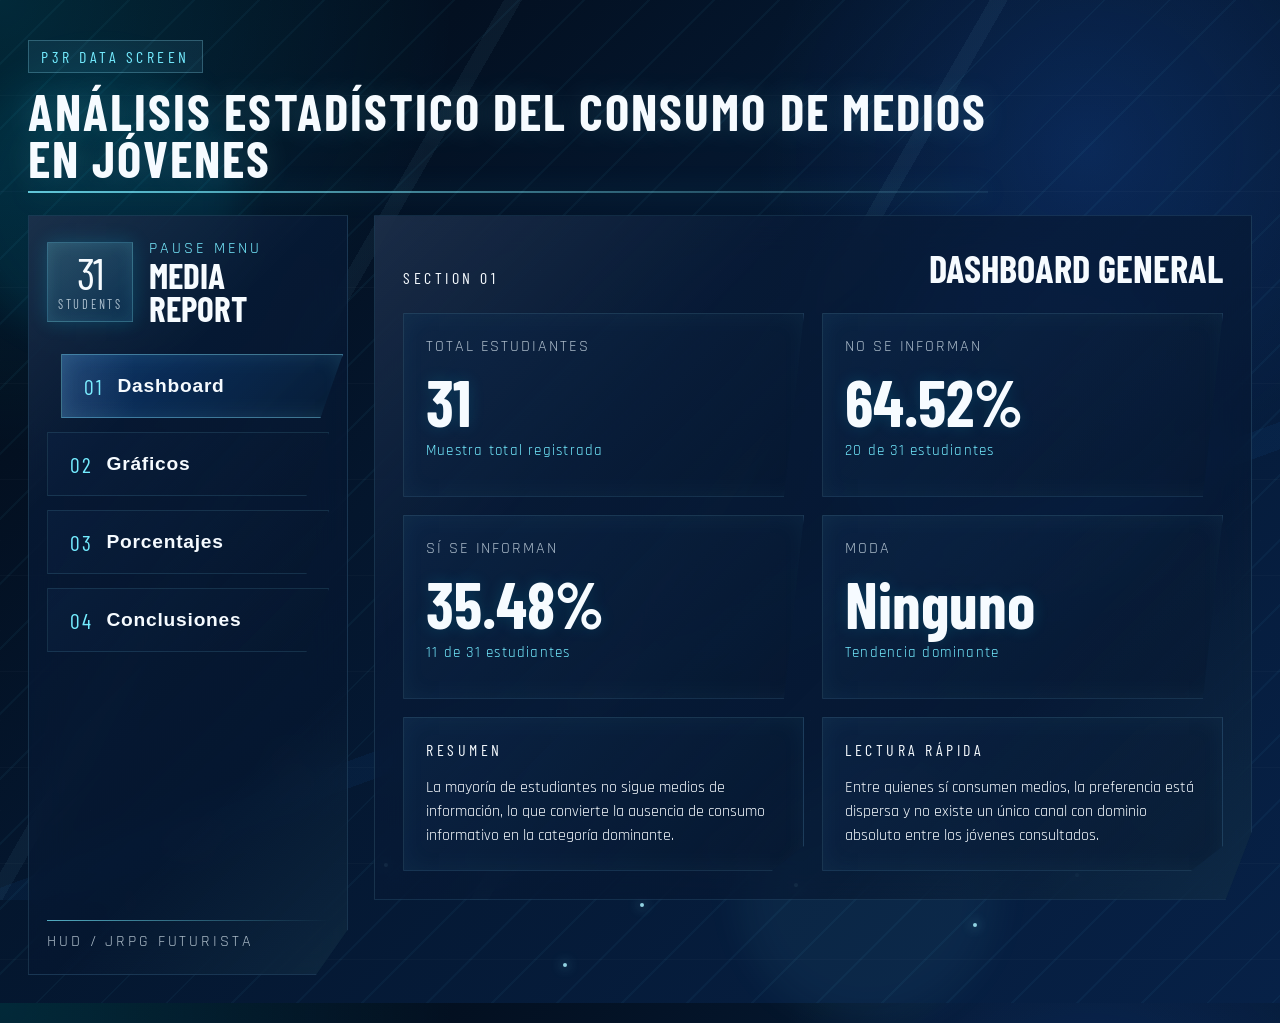
<file: index.html>
<!DOCTYPE html>
<html lang="es">
<head>
  <meta charset="UTF-8">
  <meta name="viewport" content="width=device-width, initial-scale=1.0">
  <title>Análisis Estadístico del Consumo de Medios en Jóvenes</title>
  <link rel="preconnect" href="https://fonts.googleapis.com">
  <link rel="preconnect" href="https://fonts.gstatic.com" crossorigin>
  <link href="https://fonts.googleapis.com/css2?family=Barlow+Condensed:wght@400;500;600;700;800&family=Rajdhani:wght@400;500;600;700&display=swap" rel="stylesheet">
  <link rel="stylesheet" href="styles.css">
</head>
<body>
  <div class="scene">
    <div class="background-grid"></div>
    <div class="background-glow glow-a"></div>
    <div class="background-glow glow-b"></div>
    <div class="background-glow glow-c"></div>
    <div class="light-particles" aria-hidden="true">
      <span></span><span></span><span></span><span></span><span></span><span></span>
      <span></span><span></span><span></span><span></span><span></span><span></span>
    </div>

    <header class="hud-header">
      <div class="header-tag">P3R DATA SCREEN</div>
      <h1>ANÁLISIS ESTADÍSTICO DEL CONSUMO DE MEDIOS EN JÓVENES</h1>
      <div class="header-line"></div>
    </header>

    <main class="layout">
      <aside class="sidebar glass-panel">
        <div class="sidebar-top">
          <div class="system-badge">31<br><span>STUDENTS</span></div>
          <div class="sidebar-copy">
            <p>PAUSE MENU</p>
            <h2>MEDIA REPORT</h2>
          </div>
        </div>

        <nav class="menu" aria-label="Secciones principales">
          <button class="menu-item active" data-section="dashboard"><span class="menu-index">01</span><span class="menu-text">Dashboard</span></button>
          <button class="menu-item" data-section="graficos"><span class="menu-index">02</span><span class="menu-text">Gráficos</span></button>
          <button class="menu-item" data-section="porcentajes"><span class="menu-index">03</span><span class="menu-text">Porcentajes</span></button>
          <button class="menu-item" data-section="conclusiones"><span class="menu-index">04</span><span class="menu-text">Conclusiones</span></button>
        </nav>

        <div class="sidebar-footer">
          <div class="footer-line"></div>
          <p>HUD / JRPG FUTURISTA</p>
        </div>
      </aside>

      <section class="content">
        <article class="content-panel glass-panel active" id="dashboard">
          <div class="panel-heading">
            <span class="panel-label">SECTION 01</span>
            <h2>Dashboard General</h2>
          </div>
          <div class="stats-grid">
            <div class="stat-card reveal-card">
              <p class="stat-label">Total estudiantes</p>
              <h3 class="counter" data-target="31">0</h3>
              <span class="stat-detail">Muestra total registrada</span>
            </div>
            <div class="stat-card reveal-card">
              <p class="stat-label">No se informan</p>
              <h3 class="counter" data-target="64.52" data-suffix="%">0</h3>
              <span class="stat-detail">20 de 31 estudiantes</span>
            </div>
            <div class="stat-card reveal-card">
              <p class="stat-label">Sí se informan</p>
              <h3 class="counter" data-target="35.48" data-suffix="%">0</h3>
              <span class="stat-detail">11 de 31 estudiantes</span>
            </div>
            <div class="stat-card reveal-card">
              <p class="stat-label">Moda</p>
              <h3 class="text-value">Ninguno</h3>
              <span class="stat-detail">Tendencia dominante</span>
            </div>
          </div>

          <div class="dashboard-bottom">
            <div class="info-card slanted-card">
              <span class="mini-label">Resumen</span>
              <p>La mayoría de estudiantes no sigue medios de información, lo que convierte la ausencia de consumo informativo en la categoría dominante.</p>
            </div>
            <div class="info-card slanted-card">
              <span class="mini-label">Lectura rápida</span>
              <p>Entre quienes sí consumen medios, la preferencia está dispersa y no existe un único canal con dominio absoluto entre los jóvenes consultados.</p>
            </div>
          </div>
        </article>

        <article class="content-panel glass-panel" id="graficos">
          <div class="panel-heading">
            <span class="panel-label">SECTION 02</span>
            <h2>Gráficos Interactivos</h2>
          </div>
          <div class="charts-layout">
            <div class="chart-card bar-card">
              <div class="chart-head">
                <span class="mini-label">Frecuencia por medio</span>
                <h3>Gráfico de Barras</h3>
              </div>
              <div class="bar-chart" id="barChart"></div>
            </div>
            <div class="chart-card pie-card">
              <div class="chart-head">
                <span class="mini-label">Distribución general</span>
                <h3>Gráfico Circular</h3>
              </div>
              <div class="donut-wrap">
                <svg class="donut-chart" viewBox="0 0 220 220" aria-label="Distribución de estudiantes que se informan y no se informan">
                  <defs>
                    <linearGradient id="ringTrack" x1="0%" y1="0%" x2="100%" y2="100%">
                      <stop offset="0%" stop-color="rgba(255,255,255,0.08)"></stop>
                      <stop offset="100%" stop-color="rgba(255,255,255,0.22)"></stop>
                    </linearGradient>
                    <linearGradient id="ringPrimary" x1="0%" y1="0%" x2="100%" y2="100%">
                      <stop offset="0%" stop-color="#9ae8ff"></stop>
                      <stop offset="100%" stop-color="#00c8ff"></stop>
                    </linearGradient>
                    <linearGradient id="ringSecondary" x1="0%" y1="0%" x2="100%" y2="100%">
                      <stop offset="0%" stop-color="#1f6fff"></stop>
                      <stop offset="100%" stop-color="#8de6ff"></stop>
                    </linearGradient>
                  </defs>
                  <circle class="donut-track" cx="110" cy="110" r="76"></circle>
                  <circle class="donut-segment segment-a" cx="110" cy="110" r="76"></circle>
                  <circle class="donut-segment segment-b" cx="110" cy="110" r="76"></circle>
                </svg>
                <div class="donut-center"><span>MEDIA</span><strong>31</strong><small>estudiantes</small></div>
              </div>
              <div class="legend">
                <div class="legend-item"><span class="legend-dot dot-a"></span><p>No se informan <strong>64.52%</strong></p></div>
                <div class="legend-item"><span class="legend-dot dot-b"></span><p>Sí se informan <strong>35.48%</strong></p></div>
              </div>
            </div>
          </div>
        </article>

        <article class="content-panel glass-panel" id="porcentajes">
          <div class="panel-heading">
            <span class="panel-label">SECTION 03</span>
            <h2>Porcentajes y Frecuencias</h2>
          </div>
          <div class="percent-layout">
            <div class="percent-card slanted-card emphasis-card">
              <span class="mini-label">Porcentaje dominante</span>
              <h3>64.52%</h3>
              <p>Los estudiantes que no siguen ningún medio representan casi dos tercios de la muestra total.</p>
            </div>
            <div class="percent-card slanted-card">
              <span class="mini-label">Participación activa</span>
              <h3>35.48%</h3>
              <p>Solo una minoría mantiene seguimiento de al menos un medio de información.</p>
            </div>
          </div>
          <div class="frequency-board">
            <div class="board-head">
              <span class="mini-label">Registro detallado</span>
              <h3>Frecuencias por medio</h3>
            </div>
            <div class="frequency-list">
              <div class="frequency-item"><span>RTVC</span><strong>3</strong></div>
              <div class="frequency-item"><span>Cambio</span><strong>3</strong></div>
              <div class="frequency-item"><span>Juventud Med</span><strong>2</strong></div>
              <div class="frequency-item"><span>BBC</span><strong>2</strong></div>
              <div class="frequency-item"><span>El Espectador</span><strong>2</strong></div>
              <div class="frequency-item"><span>Latinus</span><strong>1</strong></div>
              <div class="frequency-item"><span>Política para políticos</span><strong>1</strong></div>
              <div class="frequency-item"><span>La silla vacía</span><strong>1</strong></div>
              <div class="frequency-item"><span>Telemundo</span><strong>1</strong></div>
              <div class="frequency-item"><span>La Base</span><strong>1</strong></div>
              <div class="frequency-item"><span>BW</span><strong>1</strong></div>
              <div class="frequency-item"><span>El Colombiano</span><strong>1</strong></div>
              <div class="frequency-item"><span>SIC Noticias</span><strong>1</strong></div>
              <div class="frequency-item"><span>CNN</span><strong>1</strong></div>
              <div class="frequency-item"><span>Telemedellín</span><strong>1</strong></div>
              <div class="frequency-item"><span>Canal Uno</span><strong>1</strong></div>
              <div class="frequency-item"><span>TeleAntioquia</span><strong>1</strong></div>
              <div class="frequency-item"><span>Señal Colombia</span><strong>1</strong></div>
            </div>
          </div>
        </article>

        <article class="content-panel glass-panel" id="conclusiones">
          <div class="panel-heading">
            <span class="panel-label">SECTION 04</span>
            <h2>Conclusiones</h2>
          </div>
          <div class="conclusion-stack">
            <div class="conclusion-card slanted-card"><span class="mini-label">Hallazgo 01</span><p>El consumo de medios informativos es bajo: 20 de 31 estudiantes no siguen ningún medio, lo cual marca una desconexión significativa con las fuentes de información.</p></div>
            <div class="conclusion-card slanted-card"><span class="mini-label">Hallazgo 02</span><p>Entre quienes sí se informan, las preferencias están fragmentadas. RTVC y Cambio encabezan con 3 menciones, seguidos por Juventud Med, BBC y El Espectador con 2.</p></div>
            <div class="conclusion-card slanted-card"><span class="mini-label">Hallazgo 03</span><p>La moda “Ninguno” confirma que la ausencia de seguimiento mediático es la categoría más repetida, superando a cualquier medio específico dentro del grupo analizado.</p></div>
          </div>
        </article>
      </section>
    </main>
  </div>
  <script src="script.js"></script>
</body>
</html>
</file>
<file: styles.css>
:root {
  --bg-deep: #031126;
  --bg-dark: #061a35;
  --panel: rgba(8, 28, 58, 0.62);
  --electric: #1b82ff;
  --cyan: #74ecff;
  --cyan-strong: #00d8ff;
  --white: #f6fbff;
  --text-soft: rgba(233, 247, 255, 0.72);
  --shadow: 0 18px 45px rgba(0, 10, 30, 0.45);
  --glow: 0 0 24px rgba(75, 222, 255, 0.35);
}

* { box-sizing: border-box; }

html,
body {
  margin: 0;
  min-height: 100%;
}

body {
  font-family: "Rajdhani", sans-serif;
  color: var(--white);
  background:
    radial-gradient(circle at top left, rgba(0, 207, 255, 0.16), transparent 28%),
    radial-gradient(circle at 85% 15%, rgba(38, 114, 255, 0.18), transparent 24%),
    linear-gradient(135deg, #020913 0%, #04162d 38%, #072147 100%);
  overflow-x: hidden;
}

body::before,
body::after {
  content: "";
  position: fixed;
  inset: 0;
  pointer-events: none;
}

body::before {
  background:
    linear-gradient(120deg, transparent 0 28%, rgba(141, 230, 255, 0.05) 28% 29%, transparent 29% 55%, rgba(141, 230, 255, 0.05) 55% 56%, transparent 56%),
    linear-gradient(160deg, transparent 0 65%, rgba(27, 130, 255, 0.06) 65% 67%, transparent 67%);
  mix-blend-mode: screen;
}

body::after {
  background-image: linear-gradient(rgba(255, 255, 255, 0.02) 1px, transparent 1px), linear-gradient(90deg, rgba(255, 255, 255, 0.02) 1px, transparent 1px);
  background-size: 90px 90px;
  opacity: 0.35;
}

.scene {
  position: relative;
  min-height: 100vh;
  padding: 28px;
  perspective: 1200px;
}

.background-grid {
  position: fixed;
  inset: 0;
  background:
    repeating-linear-gradient(135deg, transparent 0 44px, rgba(90, 219, 255, 0.045) 44px 46px),
    repeating-linear-gradient(180deg, transparent 0 95px, rgba(255, 255, 255, 0.025) 95px 96px);
  animation: drift 20s linear infinite;
  pointer-events: none;
}

.background-glow {
  position: fixed;
  border-radius: 999px;
  filter: blur(18px);
  opacity: 0.5;
  pointer-events: none;
}

.glow-a { width: 280px; height: 280px; top: 6%; left: -40px; background: rgba(0, 213, 255, 0.16); animation: floatGlow 12s ease-in-out infinite; }
.glow-b { width: 360px; height: 360px; right: 6%; top: 25%; background: rgba(41, 112, 255, 0.14); animation: floatGlow 15s ease-in-out infinite reverse; }
.glow-c { width: 260px; height: 260px; right: 22%; bottom: -20px; background: rgba(121, 236, 255, 0.1); animation: floatGlow 18s ease-in-out infinite; }

.light-particles {
  position: fixed;
  inset: 0;
  overflow: hidden;
  pointer-events: none;
}

.light-particles span {
  position: absolute;
  width: 4px;
  height: 4px;
  border-radius: 50%;
  background: rgba(170, 242, 255, 0.85);
  box-shadow: 0 0 12px rgba(126, 236, 255, 0.9);
  animation: particleMove linear infinite;
}

.light-particles span:nth-child(1) { left: 10%; top: 90%; animation-duration: 12s; animation-delay: -2s; }
.light-particles span:nth-child(2) { left: 22%; top: 75%; animation-duration: 16s; animation-delay: -8s; }
.light-particles span:nth-child(3) { left: 30%; top: 86%; animation-duration: 14s; animation-delay: -5s; }
.light-particles span:nth-child(4) { left: 44%; top: 96%; animation-duration: 18s; animation-delay: -7s; }
.light-particles span:nth-child(5) { left: 56%; top: 84%; animation-duration: 15s; animation-delay: -3s; }
.light-particles span:nth-child(6) { left: 62%; top: 88%; animation-duration: 13s; animation-delay: -10s; }
.light-particles span:nth-child(7) { left: 70%; top: 78%; animation-duration: 17s; animation-delay: -1s; }
.light-particles span:nth-child(8) { left: 76%; top: 92%; animation-duration: 20s; animation-delay: -9s; }
.light-particles span:nth-child(9) { left: 84%; top: 87%; animation-duration: 14s; animation-delay: -4s; }
.light-particles span:nth-child(10) { left: 90%; top: 80%; animation-duration: 16s; animation-delay: -6s; }
.light-particles span:nth-child(11) { left: 50%; top: 90%; animation-duration: 11s; animation-delay: -2s; }
.light-particles span:nth-child(12) { left: 15%; top: 84%; animation-duration: 19s; animation-delay: -11s; }

.hud-header {
  position: relative;
  z-index: 2;
  margin-bottom: 22px;
  padding-top: 12px;
}

.header-tag,
.panel-label,
.mini-label {
  display: inline-flex;
  align-items: center;
  font-family: "Barlow Condensed", sans-serif;
  letter-spacing: 0.22em;
  text-transform: uppercase;
}

.header-tag {
  padding: 6px 12px;
  border: 1px solid rgba(147, 233, 255, 0.26);
  background: rgba(112, 211, 255, 0.08);
  color: var(--cyan);
}

.hud-header h1 {
  margin: 14px 0 10px;
  max-width: 980px;
  font-family: "Barlow Condensed", sans-serif;
  font-size: clamp(2.3rem, 4vw, 4.2rem);
  line-height: 0.92;
  letter-spacing: 0.04em;
  text-transform: uppercase;
  text-shadow: 0 0 28px rgba(116, 236, 255, 0.18);
}

.header-line {
  width: min(100%, 960px);
  height: 2px;
  background: linear-gradient(90deg, rgba(121, 236, 255, 0.8), rgba(121, 236, 255, 0.08));
  box-shadow: var(--glow);
}

.layout {
  position: relative;
  z-index: 2;
  display: grid;
  grid-template-columns: 320px minmax(0, 1fr);
  gap: 26px;
  align-items: start;
}

.glass-panel {
  position: relative;
  overflow: hidden;
  background: linear-gradient(135deg, rgba(8, 28, 58, 0.82), rgba(5, 20, 43, 0.56));
  border: 1px solid rgba(145, 227, 255, 0.14);
  box-shadow: var(--shadow);
  backdrop-filter: blur(18px);
}

.glass-panel::before {
  content: "";
  position: absolute;
  inset: 0;
  background: linear-gradient(135deg, rgba(255, 255, 255, 0.08), transparent 28%, transparent 72%, rgba(116, 236, 255, 0.08));
  pointer-events: none;
}

.sidebar {
  min-height: 760px;
  padding: 22px 18px;
  clip-path: polygon(0 0, 100% 0, 100% 94%, 90% 100%, 0 100%);
  animation: panelSlideLeft 0.8s cubic-bezier(0.2, 0.7, 0.2, 1) both;
}

.sidebar-top {
  display: flex;
  align-items: center;
  gap: 16px;
  margin-bottom: 28px;
}

.system-badge {
  min-width: 86px;
  padding: 12px 10px;
  border: 1px solid rgba(116, 236, 255, 0.25);
  background: linear-gradient(145deg, rgba(116, 236, 255, 0.18), rgba(0, 93, 150, 0.18));
  text-align: center;
  font-family: "Barlow Condensed", sans-serif;
  font-size: 2.8rem;
  line-height: 0.8;
  box-shadow: inset 0 0 16px rgba(116, 236, 255, 0.12), 0 0 18px rgba(0, 216, 255, 0.18);
}

.system-badge span {
  display: block;
  margin-top: 8px;
  font-size: 0.78rem;
  letter-spacing: 0.22em;
  color: var(--text-soft);
}

.sidebar-copy p,
.sidebar-copy h2 { margin: 0; }

.sidebar-copy p { color: var(--cyan); letter-spacing: 0.18em; }

.sidebar-copy h2 {
  font-family: "Barlow Condensed", sans-serif;
  font-size: 2.2rem;
  line-height: 0.95;
  text-transform: uppercase;
}

.menu {
  display: grid;
  gap: 14px;
  margin-top: 18px;
}

.menu-item {
  position: relative;
  display: flex;
  align-items: center;
  gap: 14px;
  width: 100%;
  padding: 18px 18px 18px 22px;
  border: 1px solid rgba(132, 228, 255, 0.12);
  background: linear-gradient(135deg, rgba(10, 32, 63, 0.66), rgba(7, 22, 43, 0.4));
  color: var(--white);
  cursor: pointer;
  clip-path: polygon(0 0, 100% 0, 92% 100%, 0 100%);
  transition: transform 180ms ease, border-color 180ms ease, box-shadow 180ms ease, background 180ms ease;
}

.menu-item::before {
  content: "";
  position: absolute;
  inset: 0;
  background: linear-gradient(90deg, rgba(255, 255, 255, 0.08), transparent 26%);
  opacity: 0;
  transition: opacity 180ms ease;
}

.menu-item:hover,
.menu-item:focus-visible {
  transform: translateX(8px);
  border-color: rgba(137, 230, 255, 0.28);
  box-shadow: 0 0 22px rgba(42, 186, 255, 0.18);
}

.menu-item:hover::before,
.menu-item:focus-visible::before,
.menu-item.active::before { opacity: 1; }

.menu-item.active {
  transform: translateX(14px);
  background: linear-gradient(135deg, rgba(27, 130, 255, 0.26), rgba(7, 29, 54, 0.84));
  border-color: rgba(136, 233, 255, 0.42);
  box-shadow: 0 0 28px rgba(0, 216, 255, 0.24), inset 0 0 20px rgba(126, 236, 255, 0.12);
}

.menu-index {
  font-family: "Barlow Condensed", sans-serif;
  color: var(--cyan);
  font-size: 1.35rem;
  letter-spacing: 0.08em;
}

.menu-text {
  font-size: 1.2rem;
  font-weight: 600;
  letter-spacing: 0.04em;
}

.sidebar-footer {
  position: absolute;
  left: 18px;
  right: 18px;
  bottom: 22px;
}

.footer-line {
  height: 1px;
  background: linear-gradient(90deg, rgba(116, 236, 255, 0.7), transparent);
  margin-bottom: 10px;
}

.sidebar-footer p {
  margin: 0;
  color: var(--text-soft);
  letter-spacing: 0.18em;
  text-transform: uppercase;
}

.content {
  position: relative;
  min-height: 760px;
}

.content-panel {
  display: none;
  padding: 28px;
  clip-path: polygon(0 0, 100% 0, 100% 90%, 97% 100%, 0 100%);
  animation: panelSlideRight 0.65s cubic-bezier(0.2, 0.7, 0.2, 1) both;
}

.content-panel.active { display: block; }

.panel-heading {
  display: flex;
  justify-content: space-between;
  align-items: end;
  gap: 16px;
  margin-bottom: 26px;
}

.panel-heading h2 {
  margin: 6px 0 0;
  font-family: "Barlow Condensed", sans-serif;
  font-size: clamp(2rem, 3vw, 3rem);
  line-height: 0.95;
  text-transform: uppercase;
}

.stats-grid,
.dashboard-bottom,
.charts-layout,
.percent-layout {
  display: grid;
  gap: 18px;
}

.stats-grid { grid-template-columns: repeat(2, minmax(0, 1fr)); }
.dashboard-bottom { grid-template-columns: repeat(2, minmax(0, 1fr)); margin-top: 18px; }
.charts-layout { grid-template-columns: 1.25fr 0.85fr; gap: 20px; }
.percent-layout { grid-template-columns: repeat(2, minmax(0, 1fr)); margin-bottom: 18px; }

.stat-card,
.chart-card,
.frequency-board,
.conclusion-card,
.info-card,
.percent-card {
  position: relative;
  overflow: hidden;
  border: 1px solid rgba(144, 228, 255, 0.14);
  background: linear-gradient(135deg, rgba(13, 38, 71, 0.74), rgba(7, 23, 45, 0.46));
  box-shadow: inset 0 0 24px rgba(116, 236, 255, 0.05), 0 16px 30px rgba(0, 0, 0, 0.18);
}

.stat-card,
.chart-card,
.frequency-board { clip-path: polygon(0 0, 100% 0, 95% 100%, 0 100%); }

.slanted-card { clip-path: polygon(0 0, 100% 0, 100% 84%, 92% 100%, 0 100%); }

.stat-card {
  min-height: 184px;
  padding: 22px;
  transform: translateY(28px);
  opacity: 0;
  animation: riseIn 0.8s ease forwards;
}

.reveal-card:nth-child(2) { animation-delay: 120ms; }
.reveal-card:nth-child(3) { animation-delay: 240ms; }
.reveal-card:nth-child(4) { animation-delay: 360ms; }

.stat-card::after,
.chart-card::after,
.percent-card::after,
.conclusion-card::after {
  content: "";
  position: absolute;
  inset: auto -30% -65% auto;
  width: 160px;
  height: 160px;
  background: radial-gradient(circle, rgba(116, 236, 255, 0.18), transparent 66%);
  pointer-events: none;
}

.stat-card:hover,
.chart-card:hover,
.percent-card:hover,
.conclusion-card:hover,
.info-card:hover { box-shadow: inset 0 0 24px rgba(116, 236, 255, 0.08), 0 0 30px rgba(0, 216, 255, 0.12); }

.stat-label {
  margin: 0;
  font-size: 1rem;
  letter-spacing: 0.12em;
  text-transform: uppercase;
  color: var(--text-soft);
}

.stat-card h3 {
  margin: 16px 0 10px;
  font-family: "Barlow Condensed", sans-serif;
  font-size: clamp(3rem, 5vw, 4.8rem);
  line-height: 0.9;
  text-shadow: 0 0 16px rgba(0, 216, 255, 0.15);
}

.stat-card .text-value { font-size: clamp(2.8rem, 5vw, 4.2rem); }

.stat-detail {
  color: var(--cyan);
  font-size: 0.96rem;
  letter-spacing: 0.08em;
}

.info-card,
.percent-card,
.conclusion-card,
.chart-card,
.frequency-board { padding: 22px; }

.info-card p,
.percent-card p,
.conclusion-card p { margin: 14px 0 0; color: var(--white); line-height: 1.5; }

.chart-head,
.board-head {
  display: flex;
  justify-content: space-between;
  align-items: end;
  gap: 16px;
  margin-bottom: 20px;
}

.chart-head h3,
.board-head h3 {
  margin: 0;
  font-family: "Barlow Condensed", sans-serif;
  font-size: 2rem;
  text-transform: uppercase;
}

.bar-chart { display: grid; gap: 12px; }

.bar-row {
  display: grid;
  grid-template-columns: 170px minmax(0, 1fr) 44px;
  gap: 12px;
  align-items: center;
}

.bar-label { color: var(--white); font-size: 0.98rem; letter-spacing: 0.04em; }

.bar-track {
  position: relative;
  height: 16px;
  background: rgba(255, 255, 255, 0.06);
  border: 1px solid rgba(147, 230, 255, 0.12);
  overflow: hidden;
  clip-path: polygon(0 0, 100% 0, 96% 100%, 0 100%);
}

.bar-fill {
  height: 100%;
  width: 0;
  background: linear-gradient(90deg, rgba(120, 236, 255, 0.55), rgba(0, 216, 255, 0.95));
  box-shadow: 0 0 16px rgba(0, 216, 255, 0.6);
  transition: width 850ms cubic-bezier(0.2, 0.8, 0.2, 1);
}

.bar-value {
  justify-self: end;
  font-family: "Barlow Condensed", sans-serif;
  font-size: 1.4rem;
  color: var(--cyan);
}

.donut-wrap {
  position: relative;
  display: grid;
  place-items: center;
  min-height: 320px;
}

.donut-chart {
  width: min(100%, 280px);
  overflow: visible;
  transform: rotate(-90deg);
  filter: drop-shadow(0 0 18px rgba(0, 216, 255, 0.2));
}

.donut-track,
.donut-segment {
  fill: none;
  stroke-width: 20;
}

.donut-track { stroke: url(#ringTrack); }

.donut-segment {
  stroke-linecap: round;
  stroke-dasharray: 477.52;
  stroke-dashoffset: 477.52;
  transition: stroke-dashoffset 1.4s cubic-bezier(0.16, 0.8, 0.24, 1);
}

.segment-a { stroke: url(#ringPrimary); }
.segment-b { stroke: url(#ringSecondary); }

.donut-center {
  position: absolute;
  display: grid;
  place-items: center;
  text-align: center;
}

.donut-center span,
.donut-center small {
  color: var(--text-soft);
  letter-spacing: 0.18em;
  text-transform: uppercase;
}

.donut-center strong {
  font-family: "Barlow Condensed", sans-serif;
  font-size: 3.8rem;
  line-height: 0.9;
  text-shadow: 0 0 20px rgba(116, 236, 255, 0.24);
}

.legend { display: grid; gap: 12px; }

.legend-item {
  display: flex;
  align-items: center;
  gap: 12px;
  padding: 12px 14px;
  border: 1px solid rgba(142, 229, 255, 0.12);
  background: rgba(255, 255, 255, 0.03);
}

.legend-dot { width: 14px; height: 14px; border-radius: 50%; }
.dot-a { background: linear-gradient(135deg, #9ae8ff, #00c8ff); box-shadow: 0 0 12px rgba(0, 216, 255, 0.8); }
.dot-b { background: linear-gradient(135deg, #1f6fff, #8de6ff); box-shadow: 0 0 12px rgba(72, 125, 255, 0.8); }
.legend-item p { margin: 0; }

.percent-card h3 {
  margin: 16px 0 8px;
  font-family: "Barlow Condensed", sans-serif;
  font-size: clamp(3.2rem, 5vw, 4.6rem);
  line-height: 0.9;
}

.emphasis-card { box-shadow: inset 0 0 24px rgba(116, 236, 255, 0.08), 0 0 36px rgba(0, 216, 255, 0.12); }

.frequency-board { padding: 22px; }

.frequency-list {
  display: grid;
  grid-template-columns: repeat(3, minmax(0, 1fr));
  gap: 12px;
}

.frequency-item {
  display: flex;
  justify-content: space-between;
  gap: 12px;
  padding: 12px 14px;
  border: 1px solid rgba(142, 229, 255, 0.12);
  background: linear-gradient(135deg, rgba(255, 255, 255, 0.05), rgba(255, 255, 255, 0.02));
  clip-path: polygon(0 0, 100% 0, 94% 100%, 0 100%);
}

.frequency-item strong {
  color: var(--cyan);
  font-family: "Barlow Condensed", sans-serif;
  font-size: 1.4rem;
}

.conclusion-stack { display: grid; gap: 18px; }
.conclusion-card { min-height: 142px; }
.panel-enter { animation: panelSlideRight 0.55s cubic-bezier(0.2, 0.7, 0.2, 1); }

@keyframes riseIn { to { transform: translateY(0); opacity: 1; } }
@keyframes panelSlideLeft { from { opacity: 0; transform: translateX(-60px) skewX(-4deg); } to { opacity: 1; transform: translateX(0) skewX(0); } }
@keyframes panelSlideRight { from { opacity: 0; transform: translateX(50px); } to { opacity: 1; transform: translateX(0); } }
@keyframes particleMove { 0% { transform: translate3d(0, 0, 0) scale(0.7); opacity: 0; } 15% { opacity: 1; } 100% { transform: translate3d(80px, -105vh, 0) scale(1.2); opacity: 0; } }
@keyframes drift { 0% { transform: translate3d(0, 0, 0); } 50% { transform: translate3d(-20px, 12px, 0); } 100% { transform: translate3d(0, 0, 0); } }
@keyframes floatGlow { 0%, 100% { transform: translate3d(0, 0, 0) scale(1); } 50% { transform: translate3d(18px, -24px, 0) scale(1.08); } }

@media (max-width: 1180px) {
  .layout { grid-template-columns: 1fr; }
  .sidebar { min-height: auto; }
  .sidebar-footer { position: static; margin-top: 24px; }
  .charts-layout,
  .dashboard-bottom,
  .percent-layout { grid-template-columns: 1fr; }
  .frequency-list { grid-template-columns: repeat(2, minmax(0, 1fr)); }
}

@media (max-width: 760px) {
  .scene { padding: 18px; }
  .stats-grid,
  .frequency-list { grid-template-columns: 1fr; }
  .content-panel,
  .sidebar { clip-path: none; border-radius: 24px; }
  .menu-item,
  .stat-card,
  .chart-card,
  .frequency-board,
  .frequency-item,
  .slanted-card { clip-path: none; border-radius: 20px; }
  .panel-heading,
  .chart-head { align-items: start; flex-direction: column; }
  .bar-row { grid-template-columns: 1fr; }
  .bar-value { justify-self: start; }
}
</file>
<file: proyecto/css/styles.css>
:root {
  --bg-deep: #031126;
  --bg-dark: #061a35;
  --panel: rgba(8, 28, 58, 0.62);
  --electric: #1b82ff;
  --cyan: #74ecff;
  --cyan-strong: #00d8ff;
  --white: #f6fbff;
  --text-soft: rgba(233, 247, 255, 0.72);
  --shadow: 0 18px 45px rgba(0, 10, 30, 0.45);
  --glow: 0 0 24px rgba(75, 222, 255, 0.35);
}

* { box-sizing: border-box; }

html,
body {
  margin: 0;
  min-height: 100%;
}

body {
  font-family: "Rajdhani", sans-serif;
  color: var(--white);
  background:
    radial-gradient(circle at top left, rgba(0, 207, 255, 0.16), transparent 28%),
    radial-gradient(circle at 85% 15%, rgba(38, 114, 255, 0.18), transparent 24%),
    linear-gradient(135deg, #020913 0%, #04162d 38%, #072147 100%);
  overflow-x: hidden;
}

body::before,
body::after {
  content: "";
  position: fixed;
  inset: 0;
  pointer-events: none;
}

body::before {
  background:
    linear-gradient(120deg, transparent 0 28%, rgba(141, 230, 255, 0.05) 28% 29%, transparent 29% 55%, rgba(141, 230, 255, 0.05) 55% 56%, transparent 56%),
    linear-gradient(160deg, transparent 0 65%, rgba(27, 130, 255, 0.06) 65% 67%, transparent 67%);
  mix-blend-mode: screen;
}

body::after {
  background-image: linear-gradient(rgba(255, 255, 255, 0.02) 1px, transparent 1px), linear-gradient(90deg, rgba(255, 255, 255, 0.02) 1px, transparent 1px);
  background-size: 90px 90px;
  opacity: 0.35;
}

.scene {
  position: relative;
  min-height: 100vh;
  padding: 28px;
  perspective: 1200px;
}

.background-grid {
  position: fixed;
  inset: 0;
  background:
    repeating-linear-gradient(135deg, transparent 0 44px, rgba(90, 219, 255, 0.045) 44px 46px),
    repeating-linear-gradient(180deg, transparent 0 95px, rgba(255, 255, 255, 0.025) 95px 96px);
  animation: drift 20s linear infinite;
  pointer-events: none;
}

.background-glow {
  position: fixed;
  border-radius: 999px;
  filter: blur(18px);
  opacity: 0.5;
  pointer-events: none;
}

.glow-a { width: 280px; height: 280px; top: 6%; left: -40px; background: rgba(0, 213, 255, 0.16); animation: floatGlow 12s ease-in-out infinite; }
.glow-b { width: 360px; height: 360px; right: 6%; top: 25%; background: rgba(41, 112, 255, 0.14); animation: floatGlow 15s ease-in-out infinite reverse; }
.glow-c { width: 260px; height: 260px; right: 22%; bottom: -20px; background: rgba(121, 236, 255, 0.1); animation: floatGlow 18s ease-in-out infinite; }

.light-particles {
  position: fixed;
  inset: 0;
  overflow: hidden;
  pointer-events: none;
}

.light-particles span {
  position: absolute;
  width: 4px;
  height: 4px;
  border-radius: 50%;
  background: rgba(170, 242, 255, 0.85);
  box-shadow: 0 0 12px rgba(126, 236, 255, 0.9);
  animation: particleMove linear infinite;
}

.light-particles span:nth-child(1) { left: 10%; top: 90%; animation-duration: 12s; animation-delay: -2s; }
.light-particles span:nth-child(2) { left: 22%; top: 75%; animation-duration: 16s; animation-delay: -8s; }
.light-particles span:nth-child(3) { left: 30%; top: 86%; animation-duration: 14s; animation-delay: -5s; }
.light-particles span:nth-child(4) { left: 44%; top: 96%; animation-duration: 18s; animation-delay: -7s; }
.light-particles span:nth-child(5) { left: 56%; top: 84%; animation-duration: 15s; animation-delay: -3s; }
.light-particles span:nth-child(6) { left: 62%; top: 88%; animation-duration: 13s; animation-delay: -10s; }
.light-particles span:nth-child(7) { left: 70%; top: 78%; animation-duration: 17s; animation-delay: -1s; }
.light-particles span:nth-child(8) { left: 76%; top: 92%; animation-duration: 20s; animation-delay: -9s; }
.light-particles span:nth-child(9) { left: 84%; top: 87%; animation-duration: 14s; animation-delay: -4s; }
.light-particles span:nth-child(10) { left: 90%; top: 80%; animation-duration: 16s; animation-delay: -6s; }
.light-particles span:nth-child(11) { left: 50%; top: 90%; animation-duration: 11s; animation-delay: -2s; }
.light-particles span:nth-child(12) { left: 15%; top: 84%; animation-duration: 19s; animation-delay: -11s; }

.hud-header {
  position: relative;
  z-index: 2;
  margin-bottom: 22px;
  padding-top: 12px;
}

.header-tag,
.panel-label,
.mini-label {
  display: inline-flex;
  align-items: center;
  font-family: "Barlow Condensed", sans-serif;
  letter-spacing: 0.22em;
  text-transform: uppercase;
}

.header-tag {
  padding: 6px 12px;
  border: 1px solid rgba(147, 233, 255, 0.26);
  background: rgba(112, 211, 255, 0.08);
  color: var(--cyan);
}

.hud-header h1 {
  margin: 14px 0 10px;
  max-width: 980px;
  font-family: "Barlow Condensed", sans-serif;
  font-size: clamp(2.3rem, 4vw, 4.2rem);
  line-height: 0.92;
  letter-spacing: 0.04em;
  text-transform: uppercase;
  text-shadow: 0 0 28px rgba(116, 236, 255, 0.18);
}

.header-line {
  width: min(100%, 960px);
  height: 2px;
  background: linear-gradient(90deg, rgba(121, 236, 255, 0.8), rgba(121, 236, 255, 0.08));
  box-shadow: var(--glow);
}

.layout {
  position: relative;
  z-index: 2;
  display: grid;
  grid-template-columns: 320px minmax(0, 1fr);
  gap: 26px;
  align-items: start;
}

.glass-panel {
  position: relative;
  overflow: hidden;
  background: linear-gradient(135deg, rgba(8, 28, 58, 0.82), rgba(5, 20, 43, 0.56));
  border: 1px solid rgba(145, 227, 255, 0.14);
  box-shadow: var(--shadow);
  backdrop-filter: blur(18px);
}

.glass-panel::before {
  content: "";
  position: absolute;
  inset: 0;
  background: linear-gradient(135deg, rgba(255, 255, 255, 0.08), transparent 28%, transparent 72%, rgba(116, 236, 255, 0.08));
  pointer-events: none;
}

.sidebar {
  min-height: 760px;
  padding: 22px 18px;
  clip-path: polygon(0 0, 100% 0, 100% 94%, 90% 100%, 0 100%);
  animation: panelSlideLeft 0.8s cubic-bezier(0.2, 0.7, 0.2, 1) both;
}

.sidebar-top {
  display: flex;
  align-items: center;
  gap: 16px;
  margin-bottom: 28px;
}

.system-badge {
  min-width: 86px;
  padding: 12px 10px;
  border: 1px solid rgba(116, 236, 255, 0.25);
  background: linear-gradient(145deg, rgba(116, 236, 255, 0.18), rgba(0, 93, 150, 0.18));
  text-align: center;
  font-family: "Barlow Condensed", sans-serif;
  font-size: 2.8rem;
  line-height: 0.8;
  box-shadow: inset 0 0 16px rgba(116, 236, 255, 0.12), 0 0 18px rgba(0, 216, 255, 0.18);
}

.system-badge span {
  display: block;
  margin-top: 8px;
  font-size: 0.78rem;
  letter-spacing: 0.22em;
  color: var(--text-soft);
}

.sidebar-copy p,
.sidebar-copy h2 { margin: 0; }

.sidebar-copy p { color: var(--cyan); letter-spacing: 0.18em; }

.sidebar-copy h2 {
  font-family: "Barlow Condensed", sans-serif;
  font-size: 2.2rem;
  line-height: 0.95;
  text-transform: uppercase;
}

.menu {
  display: grid;
  gap: 14px;
  margin-top: 18px;
}

.menu-item {
  position: relative;
  display: flex;
  align-items: center;
  gap: 14px;
  width: 100%;
  padding: 18px 18px 18px 22px;
  border: 1px solid rgba(132, 228, 255, 0.12);
  background: linear-gradient(135deg, rgba(10, 32, 63, 0.66), rgba(7, 22, 43, 0.4));
  color: var(--white);
  cursor: pointer;
  clip-path: polygon(0 0, 100% 0, 92% 100%, 0 100%);
  transition: transform 180ms ease, border-color 180ms ease, box-shadow 180ms ease, background 180ms ease;
}

.menu-item::before {
  content: "";
  position: absolute;
  inset: 0;
  background: linear-gradient(90deg, rgba(255, 255, 255, 0.08), transparent 26%);
  opacity: 0;
  transition: opacity 180ms ease;
}

.menu-item:hover,
.menu-item:focus-visible {
  transform: translateX(8px);
  border-color: rgba(137, 230, 255, 0.28);
  box-shadow: 0 0 22px rgba(42, 186, 255, 0.18);
}

.menu-item:hover::before,
.menu-item:focus-visible::before,
.menu-item.active::before { opacity: 1; }

.menu-item.active {
  transform: translateX(14px);
  background: linear-gradient(135deg, rgba(27, 130, 255, 0.26), rgba(7, 29, 54, 0.84));
  border-color: rgba(136, 233, 255, 0.42);
  box-shadow: 0 0 28px rgba(0, 216, 255, 0.24), inset 0 0 20px rgba(126, 236, 255, 0.12);
}

.menu-index {
  font-family: "Barlow Condensed", sans-serif;
  color: var(--cyan);
  font-size: 1.35rem;
  letter-spacing: 0.08em;
}

.menu-text {
  font-size: 1.2rem;
  font-weight: 600;
  letter-spacing: 0.04em;
}

.sidebar-footer {
  position: absolute;
  left: 18px;
  right: 18px;
  bottom: 22px;
}

.footer-line {
  height: 1px;
  background: linear-gradient(90deg, rgba(116, 236, 255, 0.7), transparent);
  margin-bottom: 10px;
}

.sidebar-footer p {
  margin: 0;
  color: var(--text-soft);
  letter-spacing: 0.18em;
  text-transform: uppercase;
}

.content {
  position: relative;
  min-height: 760px;
}

.content-panel {
  display: none;
  padding: 28px;
  clip-path: polygon(0 0, 100% 0, 100% 90%, 97% 100%, 0 100%);
  animation: panelSlideRight 0.65s cubic-bezier(0.2, 0.7, 0.2, 1) both;
}

.content-panel.active { display: block; }

.panel-heading {
  display: flex;
  justify-content: space-between;
  align-items: end;
  gap: 16px;
  margin-bottom: 26px;
}

.panel-heading h2 {
  margin: 6px 0 0;
  font-family: "Barlow Condensed", sans-serif;
  font-size: clamp(2rem, 3vw, 3rem);
  line-height: 0.95;
  text-transform: uppercase;
}

.stats-grid,
.dashboard-bottom,
.charts-layout,
.percent-layout {
  display: grid;
  gap: 18px;
}

.stats-grid { grid-template-columns: repeat(2, minmax(0, 1fr)); }
.dashboard-bottom { grid-template-columns: repeat(2, minmax(0, 1fr)); margin-top: 18px; }
.charts-layout { grid-template-columns: 1.25fr 0.85fr; gap: 20px; }
.percent-layout { grid-template-columns: repeat(2, minmax(0, 1fr)); margin-bottom: 18px; }

.stat-card,
.chart-card,
.frequency-board,
.conclusion-card,
.info-card,
.percent-card {
  position: relative;
  overflow: hidden;
  border: 1px solid rgba(144, 228, 255, 0.14);
  background: linear-gradient(135deg, rgba(13, 38, 71, 0.74), rgba(7, 23, 45, 0.46));
  box-shadow: inset 0 0 24px rgba(116, 236, 255, 0.05), 0 16px 30px rgba(0, 0, 0, 0.18);
}

.stat-card,
.chart-card,
.frequency-board { clip-path: polygon(0 0, 100% 0, 95% 100%, 0 100%); }

.slanted-card { clip-path: polygon(0 0, 100% 0, 100% 84%, 92% 100%, 0 100%); }

.stat-card {
  min-height: 184px;
  padding: 22px;
  transform: translateY(28px);
  opacity: 0;
  animation: riseIn 0.8s ease forwards;
}

.reveal-card:nth-child(2) { animation-delay: 120ms; }
.reveal-card:nth-child(3) { animation-delay: 240ms; }
.reveal-card:nth-child(4) { animation-delay: 360ms; }

.stat-card::after,
.chart-card::after,
.percent-card::after,
.conclusion-card::after {
  content: "";
  position: absolute;
  inset: auto -30% -65% auto;
  width: 160px;
  height: 160px;
  background: radial-gradient(circle, rgba(116, 236, 255, 0.18), transparent 66%);
  pointer-events: none;
}

.stat-card:hover,
.chart-card:hover,
.percent-card:hover,
.conclusion-card:hover,
.info-card:hover { box-shadow: inset 0 0 24px rgba(116, 236, 255, 0.08), 0 0 30px rgba(0, 216, 255, 0.12); }

.stat-label {
  margin: 0;
  font-size: 1rem;
  letter-spacing: 0.12em;
  text-transform: uppercase;
  color: var(--text-soft);
}

.stat-card h3 {
  margin: 16px 0 10px;
  font-family: "Barlow Condensed", sans-serif;
  font-size: clamp(3rem, 5vw, 4.8rem);
  line-height: 0.9;
  text-shadow: 0 0 16px rgba(0, 216, 255, 0.15);
}

.stat-card .text-value { font-size: clamp(2.8rem, 5vw, 4.2rem); }

.stat-detail {
  color: var(--cyan);
  font-size: 0.96rem;
  letter-spacing: 0.08em;
}

.info-card,
.percent-card,
.conclusion-card,
.chart-card,
.frequency-board { padding: 22px; }

.info-card p,
.percent-card p,
.conclusion-card p { margin: 14px 0 0; color: var(--white); line-height: 1.5; }

.chart-head,
.board-head {
  display: flex;
  justify-content: space-between;
  align-items: end;
  gap: 16px;
  margin-bottom: 20px;
}

.chart-head h3,
.board-head h3 {
  margin: 0;
  font-family: "Barlow Condensed", sans-serif;
  font-size: 2rem;
  text-transform: uppercase;
}

.bar-chart { display: grid; gap: 12px; }

.bar-row {
  display: grid;
  grid-template-columns: 170px minmax(0, 1fr) 44px;
  gap: 12px;
  align-items: center;
}

.bar-label { color: var(--white); font-size: 0.98rem; letter-spacing: 0.04em; }

.bar-track {
  position: relative;
  height: 16px;
  background: rgba(255, 255, 255, 0.06);
  border: 1px solid rgba(147, 230, 255, 0.12);
  overflow: hidden;
  clip-path: polygon(0 0, 100% 0, 96% 100%, 0 100%);
}

.bar-fill {
  height: 100%;
  width: 0;
  background: linear-gradient(90deg, rgba(120, 236, 255, 0.55), rgba(0, 216, 255, 0.95));
  box-shadow: 0 0 16px rgba(0, 216, 255, 0.6);
  transition: width 850ms cubic-bezier(0.2, 0.8, 0.2, 1);
}

.bar-value {
  justify-self: end;
  font-family: "Barlow Condensed", sans-serif;
  font-size: 1.4rem;
  color: var(--cyan);
}

.donut-wrap {
  position: relative;
  display: grid;
  place-items: center;
  min-height: 320px;
}

.donut-chart {
  width: min(100%, 280px);
  overflow: visible;
  transform: rotate(-90deg);
  filter: drop-shadow(0 0 18px rgba(0, 216, 255, 0.2));
}

.donut-track,
.donut-segment {
  fill: none;
  stroke-width: 20;
}

.donut-track { stroke: url(#ringTrack); }

.donut-segment {
  stroke-linecap: round;
  stroke-dasharray: 477.52;
  stroke-dashoffset: 477.52;
  transition: stroke-dashoffset 1.4s cubic-bezier(0.16, 0.8, 0.24, 1);
}

.segment-a { stroke: url(#ringPrimary); }
.segment-b { stroke: url(#ringSecondary); }

.donut-center {
  position: absolute;
  display: grid;
  place-items: center;
  text-align: center;
}

.donut-center span,
.donut-center small {
  color: var(--text-soft);
  letter-spacing: 0.18em;
  text-transform: uppercase;
}

.donut-center strong {
  font-family: "Barlow Condensed", sans-serif;
  font-size: 3.8rem;
  line-height: 0.9;
  text-shadow: 0 0 20px rgba(116, 236, 255, 0.24);
}

.legend { display: grid; gap: 12px; }

.legend-item {
  display: flex;
  align-items: center;
  gap: 12px;
  padding: 12px 14px;
  border: 1px solid rgba(142, 229, 255, 0.12);
  background: rgba(255, 255, 255, 0.03);
}

.legend-dot { width: 14px; height: 14px; border-radius: 50%; }
.dot-a { background: linear-gradient(135deg, #9ae8ff, #00c8ff); box-shadow: 0 0 12px rgba(0, 216, 255, 0.8); }
.dot-b { background: linear-gradient(135deg, #1f6fff, #8de6ff); box-shadow: 0 0 12px rgba(72, 125, 255, 0.8); }
.legend-item p { margin: 0; }

.percent-card h3 {
  margin: 16px 0 8px;
  font-family: "Barlow Condensed", sans-serif;
  font-size: clamp(3.2rem, 5vw, 4.6rem);
  line-height: 0.9;
}

.emphasis-card { box-shadow: inset 0 0 24px rgba(116, 236, 255, 0.08), 0 0 36px rgba(0, 216, 255, 0.12); }

.frequency-board { padding: 22px; }

.frequency-list {
  display: grid;
  grid-template-columns: repeat(3, minmax(0, 1fr));
  gap: 12px;
}

.frequency-item {
  display: flex;
  justify-content: space-between;
  gap: 12px;
  padding: 12px 14px;
  border: 1px solid rgba(142, 229, 255, 0.12);
  background: linear-gradient(135deg, rgba(255, 255, 255, 0.05), rgba(255, 255, 255, 0.02));
  clip-path: polygon(0 0, 100% 0, 94% 100%, 0 100%);
}

.frequency-item strong {
  color: var(--cyan);
  font-family: "Barlow Condensed", sans-serif;
  font-size: 1.4rem;
}

.conclusion-stack { display: grid; gap: 18px; }
.conclusion-card { min-height: 142px; }
.panel-enter { animation: panelSlideRight 0.55s cubic-bezier(0.2, 0.7, 0.2, 1); }

@keyframes riseIn { to { transform: translateY(0); opacity: 1; } }
@keyframes panelSlideLeft { from { opacity: 0; transform: translateX(-60px) skewX(-4deg); } to { opacity: 1; transform: translateX(0) skewX(0); } }
@keyframes panelSlideRight { from { opacity: 0; transform: translateX(50px); } to { opacity: 1; transform: translateX(0); } }
@keyframes particleMove { 0% { transform: translate3d(0, 0, 0) scale(0.7); opacity: 0; } 15% { opacity: 1; } 100% { transform: translate3d(80px, -105vh, 0) scale(1.2); opacity: 0; } }
@keyframes drift { 0% { transform: translate3d(0, 0, 0); } 50% { transform: translate3d(-20px, 12px, 0); } 100% { transform: translate3d(0, 0, 0); } }
@keyframes floatGlow { 0%, 100% { transform: translate3d(0, 0, 0) scale(1); } 50% { transform: translate3d(18px, -24px, 0) scale(1.08); } }

@media (max-width: 1180px) {
  .layout { grid-template-columns: 1fr; }
  .sidebar { min-height: auto; }
  .sidebar-footer { position: static; margin-top: 24px; }
  .charts-layout,
  .dashboard-bottom,
  .percent-layout { grid-template-columns: 1fr; }
  .frequency-list { grid-template-columns: repeat(2, minmax(0, 1fr)); }
}

@media (max-width: 760px) {
  .scene { padding: 18px; }
  .stats-grid,
  .frequency-list { grid-template-columns: 1fr; }
  .content-panel,
  .sidebar { clip-path: none; border-radius: 24px; }
  .menu-item,
  .stat-card,
  .chart-card,
  .frequency-board,
  .frequency-item,
  .slanted-card { clip-path: none; border-radius: 20px; }
  .panel-heading,
  .chart-head { align-items: start; flex-direction: column; }
  .bar-row { grid-template-columns: 1fr; }
  .bar-value { justify-self: start; }
}
</file>
